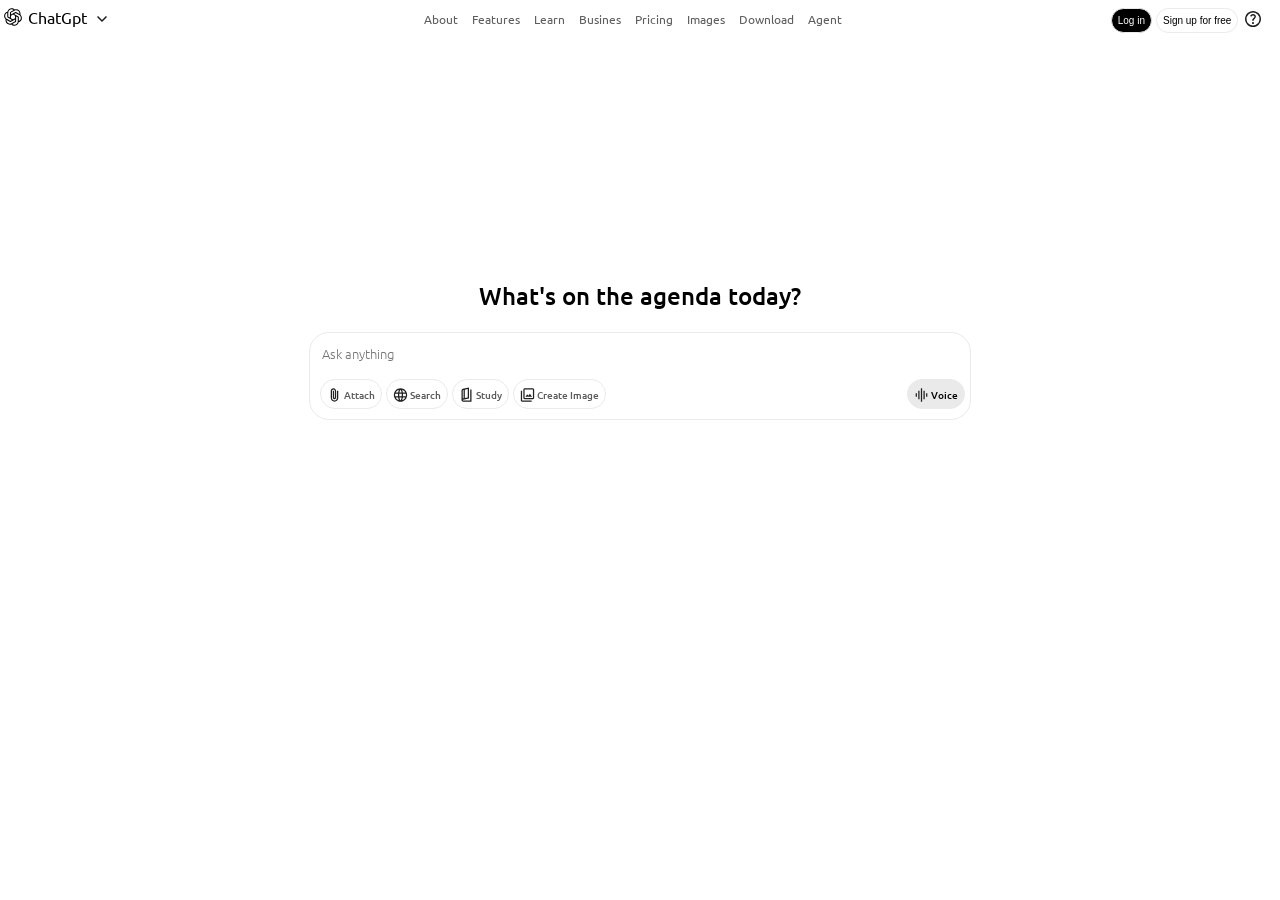
<file: index.html>
<!DOCTYPE html>
<html lang="en">

<head>
    <meta charset="UTF-8">
    <meta name="viewport" content="width=device-width, initial-scale=1.0">
    <title>ChatGpt index page</title>
    <link rel="preconnect" href="https://fonts.googleapis.com">
    <link rel="preconnect" href="https://fonts.gstatic.com" crossorigin>
    <link
        href="https://fonts.googleapis.com/css2?family=Ubuntu:ital,wght@0,300;0,400;0,500;0,700;1,300;1,400;1,500;1,700&display=swap"
        rel="stylesheet">
    <link rel="stylesheet" href="./css/index.css">
    <link rel="stylesheet" href="./css/style.css">

</head>

<body>
    <header>
        <div id="lefSide">
            <a href="./index.html">
                <svg id="logo" xmlns="http://www.w3.org/2000/svg"
                    viewBox="0 0 640 640"><!--!Font Awesome Free v7.3.1 by @fontawesome - https://fontawesome.com License - https://fontawesome.com/license/free Copyright 2026 Fonticons, Inc.-->
                    <path
                        d="M260.4 249.8L260.4 201.2C260.4 197.1 261.9 194 265.5 192L363.3 135.7C376.6 128 392.5 124.4 408.9 124.4C470.3 124.4 509.3 172 509.3 222.7C509.3 226.3 509.3 230.4 508.8 234.5L407.3 175.1C401.2 171.5 395 171.5 388.9 175.1L260.4 249.8zM488.7 439.2L488.7 323C488.7 315.8 485.6 310.7 479.5 307.1L351 232.4L393 208.3C396.6 206.3 399.7 206.3 403.2 208.3L501 264.7C529.2 281.1 548.1 315.9 548.1 349.7C548.1 388.6 525.1 424.5 488.7 439.3L488.7 439.3zM230.2 336.8L188.2 312.2C184.6 310.2 183.1 307.1 183.1 303L183.1 190.4C183.1 135.6 225.1 94.1 281.9 94.1C303.4 94.1 323.4 101.3 340.3 114.1L239.4 172.5C233.3 176.1 230.2 181.2 230.2 188.4L230.2 336.9L230.2 336.9zM320.6 389L260.4 355.2L260.4 283.5L320.6 249.7L380.8 283.5L380.8 355.2L320.6 389zM359.3 544.7C337.8 544.7 317.8 537.5 300.9 524.7L401.8 466.3C407.9 462.7 411 457.6 411 450.4L411 301.9L453.5 326.5C457.1 328.5 458.6 331.6 458.6 335.7L458.6 448.3C458.6 503.1 416.1 544.6 359.3 544.6L359.3 544.6zM237.8 430.5L140.1 374.2C111.9 357.8 93 323 93 289.2C93 249.8 116.6 214.4 152.9 199.6L152.9 316.3C152.9 323.5 156 328.6 162.1 332.2L290.1 406.4L248.1 430.5C244.5 432.5 241.4 432.5 237.9 430.5zM232.2 514.5C174.3 514.5 131.8 471 131.8 417.2C131.8 413.1 132.3 409 132.8 404.9L233.7 463.3C239.8 466.9 246 466.9 252.1 463.3L380.6 389.1L380.6 437.7C380.6 441.8 379.1 444.9 375.5 446.9L277.7 503.2C264.4 510.9 248.5 514.5 232.1 514.5L232.1 514.5zM359.2 575.4C421.2 575.4 472.9 531.4 484.6 473C541.9 458.1 578.8 404.4 578.8 349.6C578.8 313.8 563.4 278.9 535.8 253.9C538.4 243.1 539.9 232.4 539.9 221.6C539.9 148.4 480.5 93.6 411.9 93.6C398.1 93.6 384.8 95.6 371.5 100.3C348.5 77.8 316.7 63.4 281.9 63.4C219.9 63.4 168.2 107.4 156.5 165.8C99.2 180.6 62.3 234.4 62.3 289.2C62.3 325 77.7 359.9 105.3 384.9C102.7 395.7 101.2 406.4 101.2 417.2C101.2 490.4 160.6 545.2 229.2 545.2C243 545.2 256.3 543.2 269.6 538.5C292.6 561 324.4 575.4 359.2 575.4z" />
                </svg>
                <h1 class="ubuntu-regular">ChatGpt</h1>
                <svg xmlns="http://www.w3.org/2000/svg" height="18px" viewBox="48 -912 864 864" width="18px"
                    fill="#1f1f1f">
                    <path d="M480-333 240-573l51-51 189 189 189-189 51 51-240 240Z" />
                </svg>
            </a>
        </div>
        <nav id="mainMenu">
            <ul class="ubuntu-regular">
                <li><a href="">About</a></li>
                <li><a href="">Features</a></li>
                <li><a href="">Learn</a></li>
                <li><a href="">Busines</a></li>
                <li><a href="">Pricing</a></li>
                <li><a href="./images.html">Images</a></li>
                <li><a href="">Download</a></li>
                <li><a href="./agent.html">Agent</a></li>
            </ul>

        </nav>
        <div id="rightSide" class="ubuntu-regular">
            <svg xmlns="http://www.w3.org/2000/svg" height="18px" viewBox="48 -912 864 864" width="18px" fill="#1f1f1f">
                <path
                    d="M514-254q14-14 14-34t-14-34q-14-14-34-14t-34 14q-14 14-14 34t14 34q14 14 34 14t34-14Zm-70-139h73q0-37 6.5-52.5T555-485q35-34 48.5-58t13.5-53q0-55-37.5-89.5T484-720q-51 0-88.5 27T343-620l65 27q9-28 28.5-43.5T482-652q28 0 46 16t18 42q0 23-15.5 41T496-518q-35 32-43.5 52.5T444-393Zm36 297q-79 0-149-30t-122.5-82.5Q156-261 126-331T96-480q0-80 30-149.5t82.5-122Q261-804 331-834t149-30q80 0 149.5 30t122 82.5Q804-699 834-629.5T864-480q0 79-30 149t-82.5 122.5Q699-156 629.5-126T480-96Zm0-72q130 0 221-91t91-221q0-130-91-221t-221-91q-130 0-221 91t-91 221q0 130 91 221t221 91Zm0-312Z" />
            </svg>
            <button id="sign-up">Sign up for free</button>
            <button id="log-in">Log in</button>


        </div>
    </header>
    <main>
        <h2 class="ubuntu-medium">What's on the agenda today?</h2>
        <form class="ubuntu-light">
            <input class="ubuntu-light" type="text" placeholder="Ask anything">
            <button class="ubuntu-medium">
              <svg xmlns="http://www.w3.org/2000/svg" height="18px" viewBox="48 -912 864 864" width="18px" fill="#1f1f1f"><path d="M696-312q0 89.86-63.07 152.93Q569.86-96 480-96q-91 0-153.5-65.5T264-319v-389q0-65 45.5-110.5T420-864q66 0 111 48t45 115v365q0 40.15-27.93 68.07Q520.15-240 480-240q-41 0-68.5-29.09T384-340v-380h72v384q0 10.4 6.8 17.2 6.8 6.8 17.2 6.8 10.4 0 17.2-6.8 6.8-6.8 6.8-17.2v-372q0-35-24.5-59.5T419.8-792q-35.19 0-59.5 25.5Q336-741 336-706v394q0 60 42 101.5T480-168q60 1 102-43t42-106v-403h72v408Z"/></svg>
                Attach
            </button>

            <button class="ubuntu-medium">
                <svg xmlns="http://www.w3.org/2000/svg" height="18px" viewBox="48 -912 864 864" width="18px" fill="#1f1f1f"><path d="M331-126q-70-30-122.5-82.5T126-331q-30-70-30-149.5t30-149q30-69.5 82.5-122T331-834q70-30 149.5-30t149 30q69.5 30 122 82.5t82.5 122q30 69.5 30 149T834-331q-30 70-82.5 122.5t-122 82.5q-69.5 30-149 30T331-126Zm149-45q17-17 34-63.5T540-336H420q9 55 26 101.5t34 63.5Zm-91-10q-14-30-24.5-69T347-336H204q29 57 77 97.5T389-181Zm182 0q60-17 108-57.5t77-97.5H613q-7 47-17.5 86T571-181ZM177-408h161q-2-19-2.5-37.5T335-482q0-18 .5-35.5T338-552H177q-5 19-7 36.5t-2 35.5q0 18 2 35.5t7 36.5Zm234 0h138q2-20 2.5-37.5t.5-34.5q0-17-.5-35t-2.5-37H411q-2 19-2.5 37t-.5 35q0 17 .5 35t2.5 37Zm211 0h161q5-19 7-36.5t2-35.5q0-18-2-36t-7-36H622q2 19 2.5 37.5t.5 36.5q0 18-.5 35.5T622-408Zm-9-216h143q-29-57-77-97.5T571-779q14 30 24.5 69t17.5 86Zm-193 0h120q-9-55-26-101.5T480-789q-17 17-34 63.5T420-624Zm-216 0h143q7-47 17.5-86t24.5-69q-60 17-108 57.5T204-624Z"/></svg>
                Search
            </button>


            <button class="ubuntu-medium">
                <svg xmlns="http://www.w3.org/2000/svg" height="18px" viewBox="48 -912 864 864" width="18px" fill="#1f1f1f"><path d="M288-96q-40 0-68-27.5T192-190v-553q0-34 22-59.5t56-32.5l354-74v626l-338.95 71.13Q277-210 270.5-203.75 264-197.5 264-190q0 10 7.2 16t16.8 6h407.55v-624H768v696H288Zm96-211 168-36v-477l-168 35v478Zm-72 15v-477l-30 6q-8 2-13 7.19T264-743v463q5-2 10.5-3t10.5-3l27-6Zm-48-469v481-481Z"/></svg>
                Study
            </button>


            <button class="ubuntu-medium">
                <svg xmlns="http://www.w3.org/2000/svg" height="18px" viewBox="48 -912 864 864" width="18px" fill="#1f1f1f"><path d="M360-384h384L618-552l-90 120-66-88-102 136Zm-48 144q-29.7 0-50.85-21.15Q240-282.3 240-312v-480q0-29.7 21.15-50.85Q282.3-864 312-864h480q29.7 0 50.85 21.15Q864-821.7 864-792v480q0 29.7-21.15 50.85Q821.7-240 792-240H312Zm0-72h480v-480H312v480ZM168-96q-29.7 0-50.85-21.15Q96-138.3 96-168v-552h72v552h552v72H168Zm144-696v480-480Z"/></svg>
                Create Image
            </button>



            <button class="ubuntu-medium" id="vois">
                <svg xmlns="http://www.w3.org/2000/svg" height="18px" viewBox="48 -912 864 864" width="18px" fill="#1f1f1f"><path d="M294-240v-480h72v480h-72ZM444-96v-768h72v768h-72ZM144-384v-192h72v192h-72Zm450 144v-480h72v480h-72Zm150-144v-192h72v192h-72Z"/></svg>
                Voice
            </button>




        </form>
    </main>
</body>

</html>
</file>
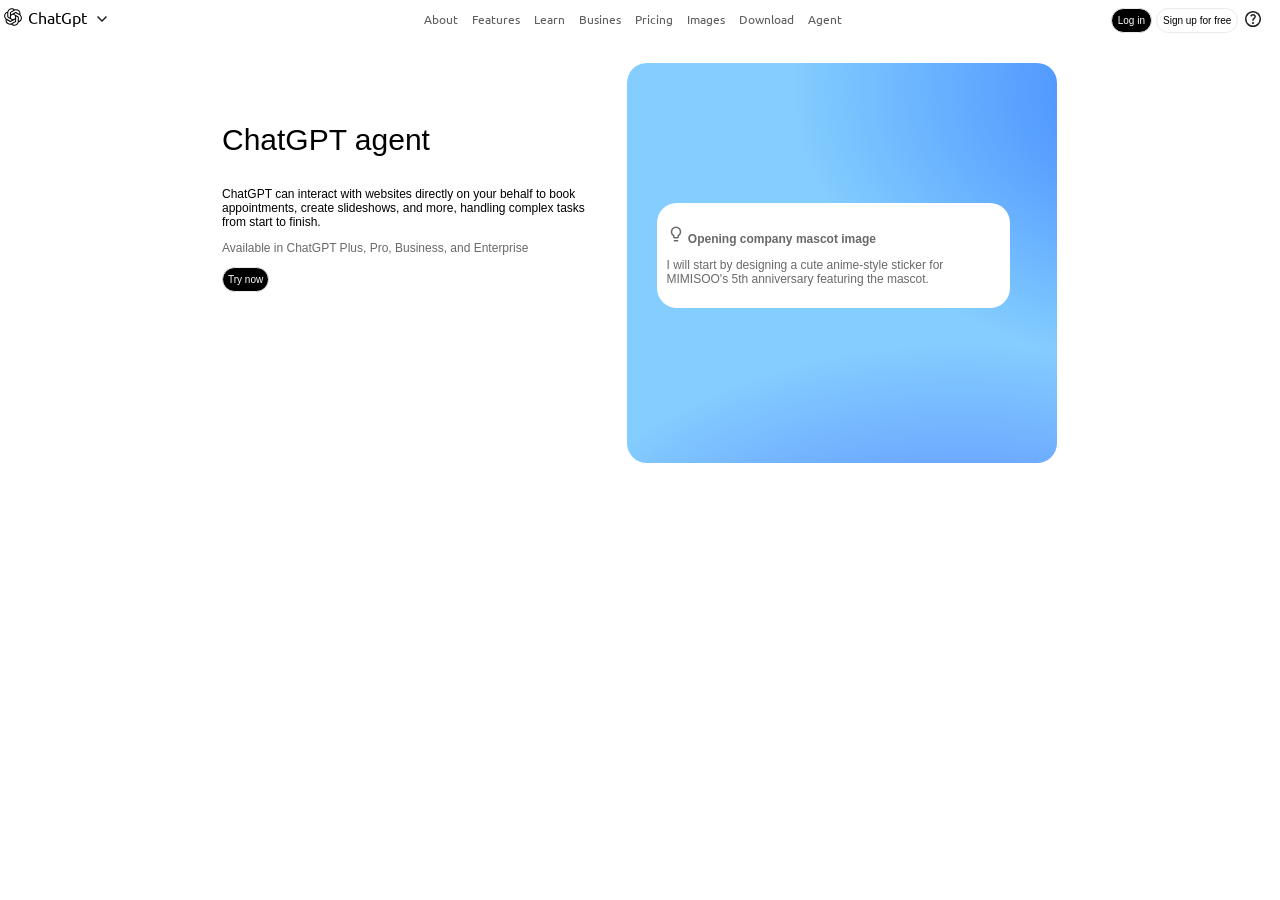
<file: agent.html>
<!DOCTYPE html>
<html lang="en">
<head>
    <meta charset="UTF-8">
    <meta name="viewport" content="width=device-width, initial-scale=1.0">
    <title>agent page</title>
    <link rel="preconnect" href="https://fonts.googleapis.com">
<link rel="preconnect" href="https://fonts.gstatic.com" crossorigin>
<link href="https://fonts.googleapis.com/css2?family=Ubuntu:ital,wght@0,300;0,400;0,500;0,700;1,300;1,400;1,500;1,700&display=swap" rel="stylesheet">
<link rel="stylesheet" href="./css/agent.css">
<link rel="stylesheet" href="./css/style.css">

</head>
<body>
  <header>
        <div id="lefSide">
            <a href="./index.html">
                <svg id="logo" xmlns="http://www.w3.org/2000/svg"
                    viewBox="0 0 640 640"><!--!Font Awesome Free v7.3.1 by @fontawesome - https://fontawesome.com License - https://fontawesome.com/license/free Copyright 2026 Fonticons, Inc.-->
                    <path
                        d="M260.4 249.8L260.4 201.2C260.4 197.1 261.9 194 265.5 192L363.3 135.7C376.6 128 392.5 124.4 408.9 124.4C470.3 124.4 509.3 172 509.3 222.7C509.3 226.3 509.3 230.4 508.8 234.5L407.3 175.1C401.2 171.5 395 171.5 388.9 175.1L260.4 249.8zM488.7 439.2L488.7 323C488.7 315.8 485.6 310.7 479.5 307.1L351 232.4L393 208.3C396.6 206.3 399.7 206.3 403.2 208.3L501 264.7C529.2 281.1 548.1 315.9 548.1 349.7C548.1 388.6 525.1 424.5 488.7 439.3L488.7 439.3zM230.2 336.8L188.2 312.2C184.6 310.2 183.1 307.1 183.1 303L183.1 190.4C183.1 135.6 225.1 94.1 281.9 94.1C303.4 94.1 323.4 101.3 340.3 114.1L239.4 172.5C233.3 176.1 230.2 181.2 230.2 188.4L230.2 336.9L230.2 336.9zM320.6 389L260.4 355.2L260.4 283.5L320.6 249.7L380.8 283.5L380.8 355.2L320.6 389zM359.3 544.7C337.8 544.7 317.8 537.5 300.9 524.7L401.8 466.3C407.9 462.7 411 457.6 411 450.4L411 301.9L453.5 326.5C457.1 328.5 458.6 331.6 458.6 335.7L458.6 448.3C458.6 503.1 416.1 544.6 359.3 544.6L359.3 544.6zM237.8 430.5L140.1 374.2C111.9 357.8 93 323 93 289.2C93 249.8 116.6 214.4 152.9 199.6L152.9 316.3C152.9 323.5 156 328.6 162.1 332.2L290.1 406.4L248.1 430.5C244.5 432.5 241.4 432.5 237.9 430.5zM232.2 514.5C174.3 514.5 131.8 471 131.8 417.2C131.8 413.1 132.3 409 132.8 404.9L233.7 463.3C239.8 466.9 246 466.9 252.1 463.3L380.6 389.1L380.6 437.7C380.6 441.8 379.1 444.9 375.5 446.9L277.7 503.2C264.4 510.9 248.5 514.5 232.1 514.5L232.1 514.5zM359.2 575.4C421.2 575.4 472.9 531.4 484.6 473C541.9 458.1 578.8 404.4 578.8 349.6C578.8 313.8 563.4 278.9 535.8 253.9C538.4 243.1 539.9 232.4 539.9 221.6C539.9 148.4 480.5 93.6 411.9 93.6C398.1 93.6 384.8 95.6 371.5 100.3C348.5 77.8 316.7 63.4 281.9 63.4C219.9 63.4 168.2 107.4 156.5 165.8C99.2 180.6 62.3 234.4 62.3 289.2C62.3 325 77.7 359.9 105.3 384.9C102.7 395.7 101.2 406.4 101.2 417.2C101.2 490.4 160.6 545.2 229.2 545.2C243 545.2 256.3 543.2 269.6 538.5C292.6 561 324.4 575.4 359.2 575.4z" />
                </svg>
                <h1 class="ubuntu-regular">ChatGpt</h1>
                <svg xmlns="http://www.w3.org/2000/svg" height="18px" viewBox="48 -912 864 864" width="18px"
                    fill="#1f1f1f">
                    <path d="M480-333 240-573l51-51 189 189 189-189 51 51-240 240Z" />
                </svg>
            </a>
        </div>
        <nav id="mainMenu">
            <ul class="ubuntu-regular">
                <li><a href="">About</a></li>
                <li><a href="">Features</a></li>
                <li><a href="">Learn</a></li>
                <li><a href="">Busines</a></li>
                <li><a href="">Pricing</a></li>
                <li><a href="./images.html">Images</a></li>
                <li><a href="">Download</a></li>
                <li><a href="./agent.html">Agent</a></li>
            </ul>

        </nav>
        <div id="rightSide" class="ubuntu-regular">
            <svg xmlns="http://www.w3.org/2000/svg" height="18px" viewBox="48 -912 864 864" width="18px" fill="#1f1f1f">
                <path
                    d="M514-254q14-14 14-34t-14-34q-14-14-34-14t-34 14q-14 14-14 34t14 34q14 14 34 14t34-14Zm-70-139h73q0-37 6.5-52.5T555-485q35-34 48.5-58t13.5-53q0-55-37.5-89.5T484-720q-51 0-88.5 27T343-620l65 27q9-28 28.5-43.5T482-652q28 0 46 16t18 42q0 23-15.5 41T496-518q-35 32-43.5 52.5T444-393Zm36 297q-79 0-149-30t-122.5-82.5Q156-261 126-331T96-480q0-80 30-149.5t82.5-122Q261-804 331-834t149-30q80 0 149.5 30t122 82.5Q804-699 834-629.5T864-480q0 79-30 149t-82.5 122.5Q699-156 629.5-126T480-96Zm0-72q130 0 221-91t91-221q0-130-91-221t-221-91q-130 0-221 91t-91 221q0 130 91 221t221 91Zm0-312Z" />
            </svg>
            <button id="sign-up">Sign up for free</button>
            <button id="log-in">Log in</button>


        </div>
    </header>
    <main>
        <section id="left">
            <h3>ChatGPT agent</h3>
            <p>ChatGPT can interact with websites directly on your behalf to book appointments, create slideshows, and more, handling complex tasks from start to finish.</p>
       <p class="grayText">Available in ChatGPT Plus, Pro, Business, and Enterprise</p>
       <button>Try now</button>
        </section>
        <section id="right">
            <div>
                <p class="bold"><svg xmlns="http://www.w3.org/2000/svg" height="18px" viewBox="0 -960 960 960" width="18px" fill="dimgray"><path d="M400-240q-33 0-56.5-23.5T320-320v-50q-57-39-88.5-100T200-600q0-117 81.5-198.5T480-880q117 0 198.5 81.5T760-600q0 69-31.5 129.5T640-370v50q0 33-23.5 56.5T560-240H400Zm0-80h160v-92l34-24q41-28 63.5-71.5T680-600q0-83-58.5-141.5T480-800q-83 0-141.5 58.5T280-600q0 49 22.5 92.5T366-436l34 24v92Zm0 240q-17 0-28.5-11.5T360-120v-40h240v40q0 17-11.5 28.5T560-80H400Zm80-520Z"/></svg>
                Opening company mascot image</p>
                <p>I will start by designing a cute anime-style sticker for MIMISOO's 5th anniversary featuring the mascot.</p>
            </div>
        </section>
    </main>
    
</body>
</html>
</file>
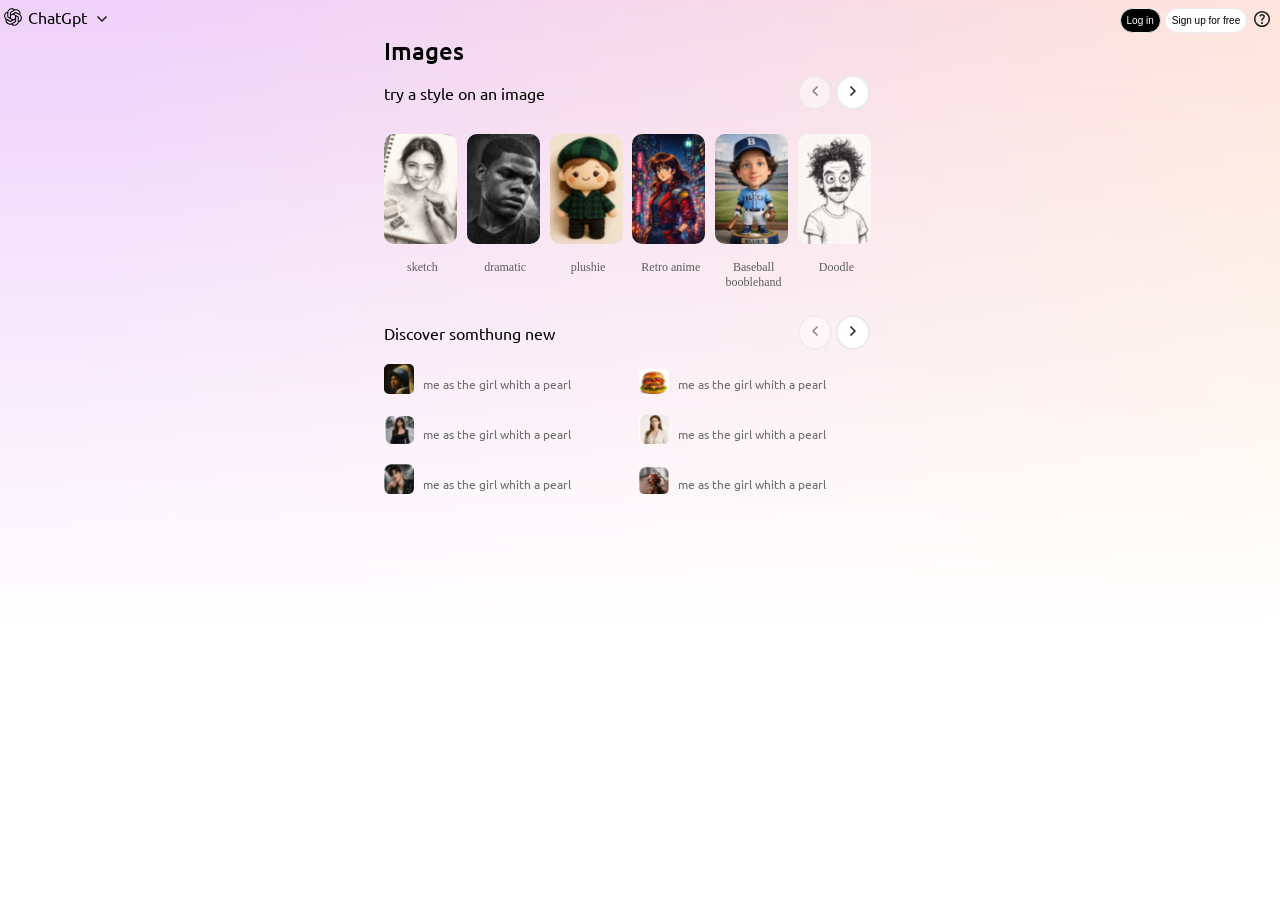
<file: images.html>
<!DOCTYPE html>
<html lang="en">

<head>
    <meta charset="UTF-8">
    <meta name="viewport" content="width=device-width, initial-scale=1.0">
    <title>image page</title>
    <link rel="preconnect" href="https://fonts.googleapis.com">
    <link rel="preconnect" href="https://fonts.gstatic.com" crossorigin>
    <link
        href="https://fonts.googleapis.com/css2?family=Ubuntu:ital,wght@0,300;0,400;0,500;0,700;1,300;1,400;1,500;1,700&display=swap"
        rel="stylesheet">
    <link rel="stylesheet" href="./css/images.css">
    <link rel="stylesheet" href="./css/style.css">

</head>

<body>
    <header>
        <div id="lefSide">
            <a href="./index.html">
                <svg id="logo" xmlns="http://www.w3.org/2000/svg"
                    viewBox="0 0 640 640"><!--!Font Awesome Free v7.3.1 by @fontawesome - https://fontawesome.com License - https://fontawesome.com/license/free Copyright 2026 Fonticons, Inc.-->
                    <path
                        d="M260.4 249.8L260.4 201.2C260.4 197.1 261.9 194 265.5 192L363.3 135.7C376.6 128 392.5 124.4 408.9 124.4C470.3 124.4 509.3 172 509.3 222.7C509.3 226.3 509.3 230.4 508.8 234.5L407.3 175.1C401.2 171.5 395 171.5 388.9 175.1L260.4 249.8zM488.7 439.2L488.7 323C488.7 315.8 485.6 310.7 479.5 307.1L351 232.4L393 208.3C396.6 206.3 399.7 206.3 403.2 208.3L501 264.7C529.2 281.1 548.1 315.9 548.1 349.7C548.1 388.6 525.1 424.5 488.7 439.3L488.7 439.3zM230.2 336.8L188.2 312.2C184.6 310.2 183.1 307.1 183.1 303L183.1 190.4C183.1 135.6 225.1 94.1 281.9 94.1C303.4 94.1 323.4 101.3 340.3 114.1L239.4 172.5C233.3 176.1 230.2 181.2 230.2 188.4L230.2 336.9L230.2 336.9zM320.6 389L260.4 355.2L260.4 283.5L320.6 249.7L380.8 283.5L380.8 355.2L320.6 389zM359.3 544.7C337.8 544.7 317.8 537.5 300.9 524.7L401.8 466.3C407.9 462.7 411 457.6 411 450.4L411 301.9L453.5 326.5C457.1 328.5 458.6 331.6 458.6 335.7L458.6 448.3C458.6 503.1 416.1 544.6 359.3 544.6L359.3 544.6zM237.8 430.5L140.1 374.2C111.9 357.8 93 323 93 289.2C93 249.8 116.6 214.4 152.9 199.6L152.9 316.3C152.9 323.5 156 328.6 162.1 332.2L290.1 406.4L248.1 430.5C244.5 432.5 241.4 432.5 237.9 430.5zM232.2 514.5C174.3 514.5 131.8 471 131.8 417.2C131.8 413.1 132.3 409 132.8 404.9L233.7 463.3C239.8 466.9 246 466.9 252.1 463.3L380.6 389.1L380.6 437.7C380.6 441.8 379.1 444.9 375.5 446.9L277.7 503.2C264.4 510.9 248.5 514.5 232.1 514.5L232.1 514.5zM359.2 575.4C421.2 575.4 472.9 531.4 484.6 473C541.9 458.1 578.8 404.4 578.8 349.6C578.8 313.8 563.4 278.9 535.8 253.9C538.4 243.1 539.9 232.4 539.9 221.6C539.9 148.4 480.5 93.6 411.9 93.6C398.1 93.6 384.8 95.6 371.5 100.3C348.5 77.8 316.7 63.4 281.9 63.4C219.9 63.4 168.2 107.4 156.5 165.8C99.2 180.6 62.3 234.4 62.3 289.2C62.3 325 77.7 359.9 105.3 384.9C102.7 395.7 101.2 406.4 101.2 417.2C101.2 490.4 160.6 545.2 229.2 545.2C243 545.2 256.3 543.2 269.6 538.5C292.6 561 324.4 575.4 359.2 575.4z" />
                </svg>
                <h1 class="ubuntu-regular">ChatGpt</h1>
                <svg xmlns="http://www.w3.org/2000/svg" height="18px" viewBox="48 -912 864 864" width="18px"
                    fill="#1f1f1f">
                    <path d="M480-333 240-573l51-51 189 189 189-189 51 51-240 240Z" />
                </svg>
            </a>
        </div>

        <div id="rightSide" class="ubuntu-regular">
            <svg xmlns="http://www.w3.org/2000/svg" height="18px" viewBox="48 -912 864 864" width="18px" fill="#1f1f1f">
                <path
                    d="M514-254q14-14 14-34t-14-34q-14-14-34-14t-34 14q-14 14-14 34t14 34q14 14 34 14t34-14Zm-70-139h73q0-37 6.5-52.5T555-485q35-34 48.5-58t13.5-53q0-55-37.5-89.5T484-720q-51 0-88.5 27T343-620l65 27q9-28 28.5-43.5T482-652q28 0 46 16t18 42q0 23-15.5 41T496-518q-35 32-43.5 52.5T444-393Zm36 297q-79 0-149-30t-122.5-82.5Q156-261 126-331T96-480q0-80 30-149.5t82.5-122Q261-804 331-834t149-30q80 0 149.5 30t122 82.5Q804-699 834-629.5T864-480q0 79-30 149t-82.5 122.5Q699-156 629.5-126T480-96Zm0-72q130 0 221-91t91-221q0-130-91-221t-221-91q-130 0-221 91t-91 221q0 130 91 221t221 91Zm0-312Z" />
            </svg>
            <button id="sign-up">Sign up for free</button>
            <button id="log-in">Log in</button>


        </div>
    </header>
    <main>
        <h2 class="ubuntu-medium ">Images</h2>
        <div class="ubuntu-regular explore">
            <p>try a style on an image</p>
            <span class="buttons">
                <button class="not-active">
                    <svg xmlns="http://www.w3.org/2000/svg" height="18px" viewBox="48 -912 864 864" width="18px"
                        fill="#1f1f1f">
                        <path d="M576-240 336-480l240-240 51 51-189 189 189 189-51 51Z" />
                    </svg>
                </button>
                <button>
                    <svg xmlns="http://www.w3.org/2000/svg" height="18px" viewBox="48 -912 864 864" width="18px"
                        fill="#1f1f1f">
                        <path d="M522-480 333-669l51-51 240 240-240 240-51-51 189-189Z" />
                    </svg>
                </button>
            </span>
        </div>
        <section id="galery">
            <article>
                <img src="./img/1img.png">
                <p>sketch</p>
            </article>
            <article>
                <img src="./img/2img.png">
                <p>dramatic</p>
            </article>
            <article>
                <img src="./img/3img.png">
                <p>plushie</p>
            </article>
            <article>
                <img src="./img/4img.png">
                <p>Retro anime</p>
            </article>
            <article class="two-line">
                <img src="./img/5img.png">
                <p>Baseball booblehand</p>
            </article>
            <article>
                <img src="./img/6img.png">
                <p>Doodle</p>
            </article>
        </section>

        <div class="ubuntu-regular explore">
            <p>Discover somthung new</p>
            <span class="buttons">
                <button class="not-active">
                    <svg xmlns="http://www.w3.org/2000/svg" height="18px" viewBox="48 -912 864 864" width="18px"
                        fill="#1f1f1f">
                        <path d="M576-240 336-480l240-240 51 51-189 189 189 189-51 51Z" />
                    </svg>
                </button>
                <button>
                    <svg xmlns="http://www.w3.org/2000/svg" height="18px" viewBox="48 -912 864 864" width="18px"
                        fill="#1f1f1f">
                        <path d="M522-480 333-669l51-51 240 240-240 240-51-51 189-189Z" />
                    </svg>
                </button>
            </span>
        </div>

        <section id="discover" class="ubuntu-regular">
            <div id="left">
                <article>
                    <img src="./img/1.png">
                    <p>me as the girl whith a pearl</p>
                </article>
                <article>
                    <img src="./img/2.png">
                    <p>me as the girl whith a pearl</p>
                </article>
                <article>
                    <img src="./img/3.png">
                    <p>me as the girl whith a pearl</p>
                </article>
            </div>
            <div id="right">
                <article>
                <img src="./img/4.png">
                <p>me as the girl whith a pearl</p>
                </article>
                <article>
                    <img src="./img/5.png">
                    <p>me as the girl whith a pearl</p>
                </article>
                <article>
                    <img src="./img/6.png">
                    <p>me as the girl whith a pearl</p>
                </article>
            </div>
        </section>
    </main>
</body>

</html>
</file>
<file: css/index.css>
#mainMenu li {
    display: inline-block;
    color: #5D5D5D;
}

#mainMenu li a {
    color: #5D5D5D;
    padding: 0 5px;
    font-size: 12px;
}

header {
    margin: 2px;
    padding: 0;
    width: 100%;
}

header svg {
    display: inline-block;
}

header button {
    display: inline-block;
    border-radius: 20px;
    height: 25px;
    font-size: 10px;
    border: 1px solid #EAEAEA;
}

header h1 {
    display: inline-block;
    font-size: medium;
    margin: 0;
    color: black;
}

#mainMenu {
    display: inline-block;
    width: 60%;
}

#mainMenu ul {
    margin: auto;
    text-align: center;
    padding: 0;
}

#lefSide {
    width: 19%;
    display: inline-block;
}

#rightSide {
    direction: rtl;
    width: 19%;
    display: inline-block;
}

header svg {
    position: relative;
    top: 4px;
    width: 22px;
}

header a {
    text-decoration: none;
}

#log-in {
    background-color: black;
    color: white;
}

#sign-up {
    background-color: white;
    border: 1px solid #EAEAEA;
}


h2 {
    margin: auto;
    text-align: center;
    margin: 20px;
}

form {
    width: 50%;
    margin: auto;
    border: 1.5px solid #EAEAEA;
    border-radius: 20px;
    padding: 10px;
}

main {
    padding-top: 25vh;
}

main input {
    display: block;
    border: none;
    margin-bottom: 15px;
}

main button {
    border-radius: 20px;
    height: 30px;
    font-size: 10px;
    border: 1px solid #EAEAEA;
    background-color: white;
    color: #5D5D5D;
    padding-bottom: 20px;
}

main button svg {
    width: 15px;
    position: relative;
    top: 5px;
}
#vois{
    background-color: #EAEAEA;
    color: black;
    position: relative;
    left: calc(62% - 100px);
}
</file>
<file: css/style.css>
.ubuntu-light {
  font-family: "Ubuntu", sans-serif;
  font-weight: 300;
  font-style: normal;
}

.ubuntu-regular {
  font-family: "Ubuntu", sans-serif;
  font-weight: 400;
  font-style: normal;
}

.ubuntu-medium {
  font-family: "Ubuntu", sans-serif;
  font-weight: 500;
  font-style: normal;
}

.ubuntu-bold {
  font-family: "Ubuntu", sans-serif;
  font-weight: 700;
  font-style: normal;
}

.ubuntu-light-italic {
  font-family: "Ubuntu", sans-serif;
  font-weight: 300;
  font-style: italic;
}

.ubuntu-regular-italic {
  font-family: "Ubuntu", sans-serif;
  font-weight: 400;
  font-style: italic;
}

.ubuntu-medium-italic {
  font-family: "Ubuntu", sans-serif;
  font-weight: 500;
  font-style: italic;
}

.ubuntu-bold-italic {
  font-family: "Ubuntu", sans-serif;
  font-weight: 700;
  font-style: italic;
}
body{
    margin: 0;
    padding: 0;
    background-color: #FFFFFF;
}
</file>
<file: css/agent.css>
#mainMenu li {
    display: inline-block;
    color: #5D5D5D;
}

#mainMenu li a {
    color: #5D5D5D;
    padding: 0 5px;
    font-size: 12px;
}

header {
    margin: 2px;
    padding: 0;
    width: 100%;
}

header svg {
    display: inline-block;
}

header button {
    display: inline-block;
    border-radius: 20px;
    height: 25px;
    font-size: 10px;
    border: 1px solid #EAEAEA;
}

header h1 {
    display: inline-block;
    font-size: medium;
    margin: 0;
    color: black;
}

#mainMenu {
    display: inline-block;
    width: 60%;
}

#mainMenu ul {
    margin: auto;
    text-align: center;
    padding: 0;
}

#lefSide {
    width: 19%;
    display: inline-block;
}

#rightSide {
    direction: rtl;
    width: 19%;
    display: inline-block;
}

header svg {
    position: relative;
    top: 4px;
    width: 22px;
}

header a {
    text-decoration: none;
}

#log-in {
    background-color: black;
    color: white;
}

#sign-up {
    background-color: white;
    border: 1px solid #EAEAEA;
}


header h2 {
    margin: auto;
    text-align: center;
    margin: 20px;
}
main{
    width: 70%;
    margin: auto;
    font-family: Arial, Helvetica, sans-serif;
margin-top: 30px;    
}
main #left,#right{
    width: 48%;
    height: 400px;
    display: inline-block;
    padding: 30px;
    box-sizing: border-box;
}
main #right{

    background:
        radial-gradient(ellipse at 5% 25%, #ad82f7 0%, transparent 30%),
        radial-gradient(ellipse at 95% 10%, #367bff 0%, transparent 25%),
        radial-gradient(ellipse at 75% 75%, #456bff 0%, transparent 35%),
        radial-gradient(ellipse at 5% 90%, #bd91f5 0%, transparent 30%),
        radial-gradient(ellipse at 95% 95%, #5257ff 0%, transparent 30%),
        #84ceff;

    background-attachment: fixed;
    border-radius: 20px;

}
main h3{
    font-size: 30px;
    font-weight:500;
}
main #left button{
    border-radius: 20px;
    height: 25px;
    font-size: 10px;
    border: 1px solid #EAEAEA;
    background-color: black;
    color: white;
    padding: 5px;

}
main #left{
       
}
main #left p{
    font-size: 12px;
}
main .grayText{
    color: dimgray;
    font-size: 8px;
}
main div{
    margin-top: 110px;
    background-color: white;
    width: 90%;
    font-size: 12px;
    color: dimgray;
    border-radius: 20px;
    padding: 10px;
}
main div .bold{
    font-weight: bold;
}
</file>
<file: css/images.css>
body {
    background:
        linear-gradient(180deg,
            transparent 0%,
            white 70%,
            white 100%),
        linear-gradient(100deg,
            #EFD1FA 10%,
            #F6D9EC 45%,
            #FFE7D7 100%);
    min-height: 100vh;
}

header {
    margin: 2px;
    padding: 0;
    width: 100%;
}

header svg {
    display: inline-block;
}

header button {
    display: inline-block;
    border-radius: 20px;
    height: 25px;
    font-size: 10px;
    border: 1px solid #EAEAEA;
}

header h1 {
    display: inline-block;
    font-size: medium;
    margin: 0;
    color: black;
}

h2{
    margin: 0;
}
#lefSide {
    width: 80%;
    display: inline-block;
}

#rightSide {
    direction: rtl;
    width: 19%;
    display: inline-block;
}

header svg {
    position: relative;
    top: 4px;
    width: 22px;
}

header a {
    text-decoration: none;
}

#log-in {
    background-color: black;
    color: white;
}

#sign-up {
    background-color: white;
    border: 1px solid #EAEAEA;
}

main {
    width: 40%;
    margin: auto;
}

#buttons {
    width: 10%;
    display: inline-block;
}

.explore p {
    width: 80%;
    display: inline-block;

}

.explore button{
    display: inline-block;
    border-radius: 20px;
    height: 35px;
    width: 35pxs;
    font-size: 10px;
    border: 2px solid #EAEAEA;
    background-color: white;
}
.not-active{
    opacity: 50%;
}
#galery article{
    display: inline-block;
    width: 15%;
    margin-right: 2px;
}
#galery img{
    width: 95%;
    height: 110px;
    border-radius: 10px;
}
#galery p{
    color: #5D5D5D;
    font-size: 12px;
    text-align: center;
}
.two-line{
    position: relative;
    top:15px
}
#galery{
    margin-bottom: 20px;
}

#discover #left{
    width: 49%;
    display: inline-block;
}

#discover #right{
    width: 49%;
    display: inline-block;
}

#discover article img{
  width: 30px;
  border-radius: 5px;
  position: relative;
  top: 5px;
}

#discover article p{
    padding: 5px;
    color: #6E6E6E;
  display: inline-block;
font-size: 12px;
}
</file>
